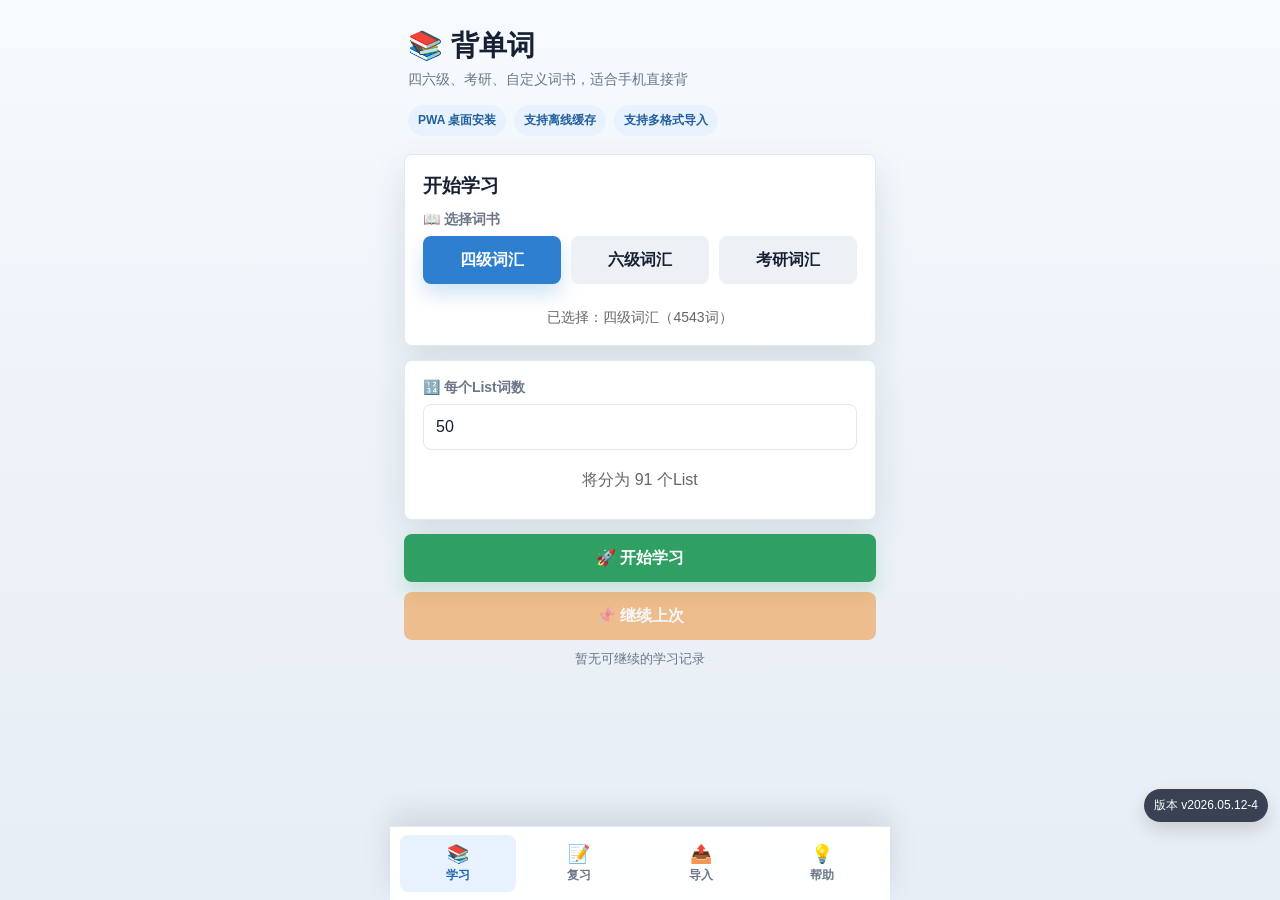
<file: index.html>
<!DOCTYPE html>
<html lang="zh-CN">
<head>
    <meta charset="UTF-8">
    <meta name="viewport" content="width=device-width, initial-scale=1.0, maximum-scale=1.0, user-scalable=no">
    <meta name="description" content="支持四级、六级、考研和自定义词书导入的移动端背单词应用。">
    <meta name="format-detection" content="telephone=no">
    <meta name="apple-mobile-web-app-capable" content="yes">
    <meta name="apple-mobile-web-app-status-bar-style" content="default">
    <meta name="apple-mobile-web-app-title" content="背单词">
    <meta name="theme-color" content="#4A90D9">
    <title>背单词</title>
    <link rel="manifest" href="manifest.json">
    <link rel="apple-touch-icon" href="icon-192.png">
    <link rel="stylesheet" href="style.css">
    <script src="phonetic_db.js"></script>
</head>
<body>
    <div class="container">
        <!-- 设置页 -->
        <div id="setup-page">
            <div class="header">
                <h1>📚 背单词</h1>
                <p>四六级、考研、自定义词书，适合手机直接背</p>
                <div class="status-row">
                    <span class="status-pill">PWA 桌面安装</span>
                    <span class="status-pill">支持离线缓存</span>
                    <span class="status-pill">支持多格式导入</span>
                </div>
            </div>

            <div id="loading-area" class="loading">
                <div class="loading-spinner">⏳</div>
                <p style="margin-top:10px;">正在加载词书...</p>
            </div>

            <div id="book-selection" class="hidden">
                <section class="home-section active" id="home-tab-study">
                    <div class="card">
                        <h2 class="home-section-title">开始学习</h2>
                        <label>📖 选择词书</label>
                        <div style="display:flex;gap:10px;margin-bottom:15px;">
                            <button class="btn btn-primary" onclick="selectBook('cet4')" id="btn-cet4" style="flex:1;">四级词汇</button>
                            <button class="btn btn-secondary" onclick="selectBook('cet6')" id="btn-cet6" style="flex:1;">六级词汇</button>
                            <button class="btn btn-secondary" onclick="selectBook('kaoyan')" id="btn-kaoyan" style="flex:1;">考研词汇</button>
                        </div>
                        <div id="book-info" style="text-align:center;color:#666;font-size:14px;">请选择词书</div>
                    </div>

                    <div class="card">
                        <label>🔢 每个List词数</label>
                        <input type="number" id="words-per-list" value="50" min="5" max="200">
                        <div id="list-count" style="text-align:center;color:#666;margin:10px 0;">将分为 0 个List</div>
                    </div>

                    <button class="btn btn-success" onclick="showListSelection()">🚀 开始学习</button>
                    <button class="btn btn-orange" onclick="continueLearning()" id="continue-btn" disabled>📌 继续上次</button>
                    <div id="resume-info" class="resume-info">暂无可继续的学习记录</div>
                </section>

                <section class="home-section" id="home-tab-review">
                    <div class="card">
                        <h2 class="home-section-title">复习中心</h2>
                        <p class="app-card-note">错题、遗忘词和统计集中在这里，不再挤在学习首页。</p>
                        <button class="btn btn-orange" onclick="reviewCollectedWrongWords('review-home')">📝 复习错题收录</button>
                        <div id="wrong-collection-info" class="resume-info">暂无错题收录</div>
                        <button class="btn btn-secondary" onclick="reviewForgottenWords('review-home')">🔥 加强训练遗忘词</button>
                        <div id="forgot-home-info" class="resume-info">暂无遗忘单词收录</div>
                        <button class="btn btn-primary" onclick="showLearningStats()">📊 学习统计</button>
                    </div>
                </section>

                <section class="home-section" id="home-tab-import">
                    <div class="card">
                        <h2 class="home-section-title">导入词书</h2>
                        <label>📤 自定义词书（TXT / CSV / TSV / MD / JSON）</label>
                        <input type="file" id="file-input" accept=".txt,.csv,.tsv,.md,.list,.json" style="display:none">
                        <button class="btn btn-secondary" onclick="document.getElementById('file-input').click()">选择文件</button>
                        <div style="text-align:center;color:#999;font-size:12px;margin-top:8px;">支持：单词[TAB]释义、单词,释义、单词 | 释义、单词 /音标/ 释义、JSON 数组等</div>
                        <div id="file-info" class="file-info"></div>
                    </div>
                </section>

                <section class="home-section" id="home-tab-help">
                    <div class="card">
                        <h2 class="home-section-title">朗读设置</h2>
                        <label>🔊 英文朗读声音</label>
                        <select id="voice-select" onchange="selectSpeechVoice(this.value)">
                            <option value="">自动选择</option>
                        </select>
                        <button class="btn btn-secondary" type="button" onclick="previewSelectedVoice()">试听当前声音</button>
                        <div id="voice-info" class="resume-info">正在读取系统声音...</div>
                    </div>

                    <div class="card">
                        <h2 class="home-section-title">使用帮助</h2>
                        <label>📱 iPhone 使用提示</label>
                        <div class="tip-list">
                            <p>在 Safari 打开后，点"分享" → "添加到主屏幕"，可像 App 一样使用。</p>
                            <p>首次联网加载词书后，后续可直接从桌面继续打开。</p>
                            <p>如果遇到旧版本缓存，重新打开 App 或访问 reset.html 清理缓存。</p>
                        </div>
                    </div>
                </section>

                <nav class="bottom-nav" id="home-tab-nav" aria-label="首页导航">
                    <button class="active" type="button" onclick="switchHomeTab('study')" data-home-tab="study"><span class="tab-icon">📚</span>学习</button>
                    <button type="button" onclick="switchHomeTab('review')" data-home-tab="review"><span class="tab-icon">📝</span>复习</button>
                    <button type="button" onclick="switchHomeTab('import')" data-home-tab="import"><span class="tab-icon">📤</span>导入</button>
                    <button type="button" onclick="switchHomeTab('help')" data-home-tab="help"><span class="tab-icon">💡</span>帮助</button>
                </nav>
            </div>
        </div>

        <!-- List选择页 -->
        <div id="list-page" class="hidden">
            <div class="header"><h1>📋 选择List</h1></div>
            <div class="card">
                <div class="list-pager">
                    <button type="button" id="list-prev-btn" onclick="changeListPage(-1)">上一页</button>
                    <select id="list-page-select" onchange="goToListPage(parseInt(this.value, 10))"></select>
                    <button type="button" id="list-next-btn" onclick="changeListPage(1)">下一页</button>
                </div>
                <div id="list-page-info" class="list-page-info"></div>
                <div id="list-grid" class="list-grid"></div>
            </div>
            <button class="btn btn-secondary" onclick="showSetup()">返回</button>
        </div>

        <!-- List预览页 -->
        <div id="preview-page" class="hidden">
            <div class="header"><h1 id="preview-title">List 1</h1></div>
            <div class="card">
                <div class="preview-toolbar">
                    <label style="margin:0;display:flex;align-items:center;gap:6px;"><input type="checkbox" id="meaning-mask-toggle" checked onchange="togglePreviewMeaningMask(this.checked)"> 遮挡中文释义</label>
                    <span id="forgot-preview-info">遗忘收录 0 个</span>
                </div>
                <div id="preview-words"></div>
            </div>
            <button class="btn btn-success" onclick="startListLearning()">🚀 开始背诵</button>
            <button class="btn btn-orange" onclick="reviewForgottenWords()">🔥 加强训练遗忘词</button>
            <button class="btn btn-secondary" onclick="showListSelection()">返回</button>
        </div>

        <!-- 学习页 -->
        <div id="learn-page" class="hidden">
            <div class="progress">
                <span id="list-progress">List 1/1</span>
                <span id="word-progress">1/50</span>
                <span id="score-display">正确: 0</span>
            </div>
            <div class="word-display">
                <div class="word-header">
                    <h2 id="word-text">word</h2>
                    <button class="speak-btn" onclick="speakWord()">🔊</button>
                </div>
                <div class="phonetic" id="word-phonetic">/phonetic/</div>
                <div id="pronunciation-fallback" class="pronunciation-fallback">
                    <p>如果喇叭没有声音，请直接点下面的播放控件。</p>
                    <audio id="pronunciation-player" controls playsinline webkit-playsinline preload="none"></audio>
                </div>
            </div>
            <div class="mode-switch">
                <button id="mode-select" onclick="switchMode('select')">选择题</button>
                <button id="mode-input" onclick="switchMode('input')">输入</button>
            </div>
            <div id="choices-area"></div>
            <div id="input-area" class="hidden">
                <input type="text" id="answer-input" placeholder="输入中文意思" autocomplete="off">
                <button class="btn btn-success" onclick="checkInput()">确认</button>
            </div>
            <div id="feedback-area"></div>
            <button class="btn btn-secondary" id="previous-word-btn" onclick="previousWord()">上一个</button>
            <button class="btn btn-secondary" onclick="showSetup()">返回</button>
        </div>

        <!-- 结果页 -->
        <div id="result-page" class="hidden">
            <div class="card result">
                <h2>🎉 学习完成</h2>
                <div class="stat" id="accuracy">0%</div>
                <p id="score-text">正确: 0  错误: 0</p>
            </div>
            <div class="card">
                <h3>📝 错词本</h3>
                <div id="wrong-words-list"></div>
            </div>
            <button class="btn btn-primary" onclick="showSetup()">重新开始</button>
            <button class="btn btn-orange" onclick="reviewWrongWords()">复习错词</button>
            <button class="btn btn-secondary" onclick="reviewCollectedWrongWords()">复习全部收录错题</button>
        </div>

        <!-- 学习统计页 -->
        <div id="stats-page" class="hidden">
            <div class="header"><h1>📊 学习统计</h1></div>
            <div class="card">
                <div class="stats-summary">
                    <div class="stats-card">
                        <div class="stats-num" id="stats-total-wrong">0</div>
                        <div class="stats-label">累计错误</div>
                    </div>
                    <div class="stats-card">
                        <div class="stats-num" id="stats-total-forgotten">0</div>
                        <div class="stats-label">累计遗忘</div>
                    </div>
                </div>
                <div id="stats-list"></div>
            </div>
            <button class="btn btn-secondary" onclick="showSetup()">返回</button>
        </div>
    </div>
    <div id="version-badge" class="version-badge">版本 --</div>

    <script src="app.js"></script>
</body>
</html>
</file>
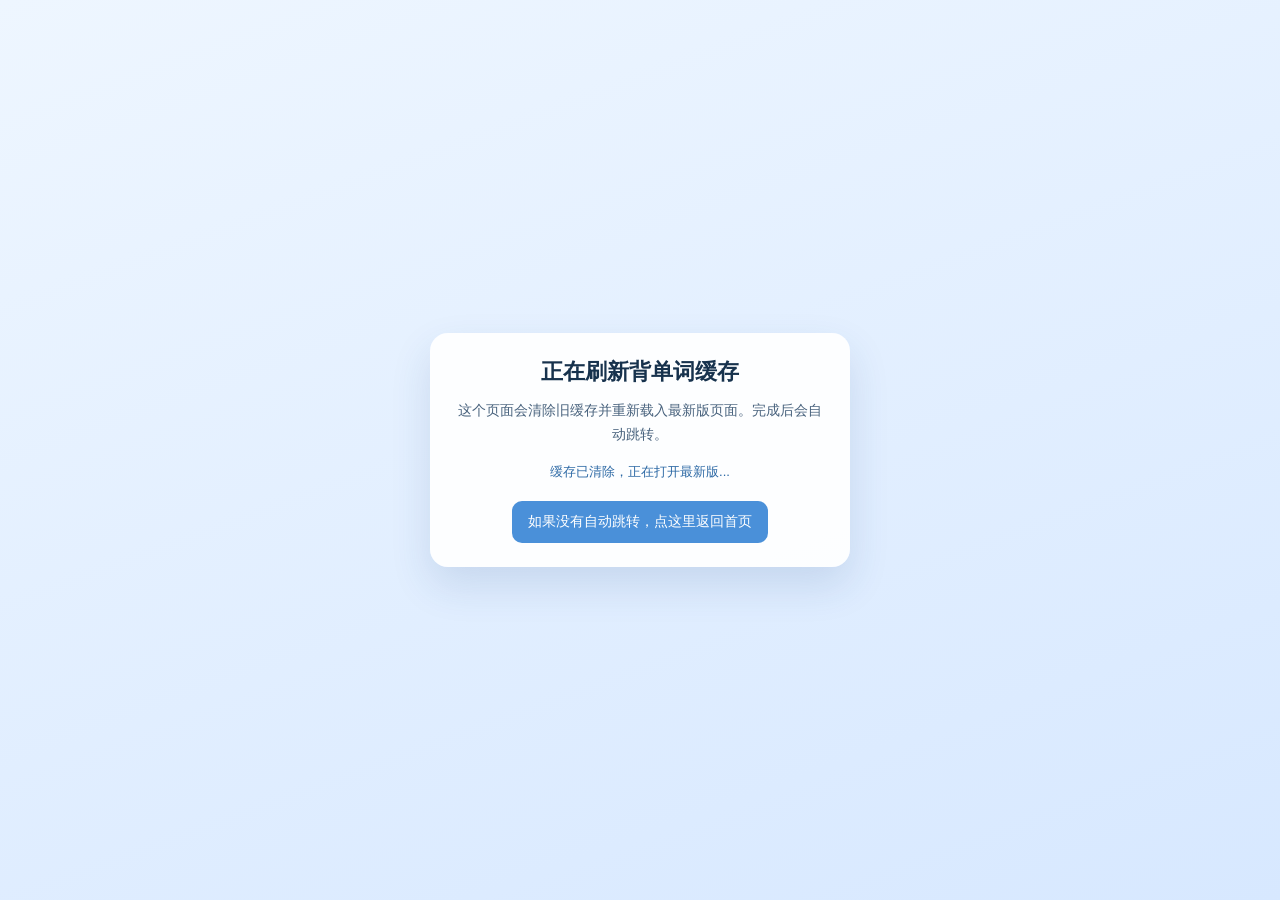
<file: reset.html>
<!DOCTYPE html>
<html lang="zh-CN">
<head>
    <meta charset="UTF-8">
    <meta name="viewport" content="width=device-width, initial-scale=1.0, maximum-scale=1.0, user-scalable=no">
    <meta name="theme-color" content="#4A90D9">
    <title>重置缓存中</title>
    <style>
        * { box-sizing: border-box; margin: 0; padding: 0; }
        body {
            font-family: -apple-system, BlinkMacSystemFont, "Segoe UI", sans-serif;
            min-height: 100vh;
            display: flex;
            align-items: center;
            justify-content: center;
            background: linear-gradient(160deg, #eef6ff 0%, #d7e8ff 100%);
            color: #17324d;
            padding: 24px;
        }
        .card {
            width: min(100%, 420px);
            background: rgba(255, 255, 255, 0.92);
            border-radius: 18px;
            padding: 24px;
            box-shadow: 0 18px 40px rgba(34, 76, 132, 0.14);
            text-align: center;
        }
        h1 { font-size: 22px; margin-bottom: 12px; }
        p { font-size: 14px; line-height: 1.7; color: #48627d; }
        .status { margin-top: 16px; font-size: 13px; color: #2d69a5; min-height: 20px; }
        .btn {
            display: inline-block;
            margin-top: 18px;
            padding: 12px 16px;
            border-radius: 10px;
            background: #4A90D9;
            color: #fff;
            text-decoration: none;
            font-size: 14px;
        }
    </style>
</head>
<body>
    <div class="card">
        <h1>正在刷新背单词缓存</h1>
        <p>这个页面会清除旧缓存并重新载入最新版页面。完成后会自动跳转。</p>
        <div class="status" id="status">正在清理缓存...</div>
        <a class="btn" href="./">如果没有自动跳转，点这里返回首页</a>
    </div>

    <script>
        async function resetApp() {
            const status = document.getElementById('status');

            try {
                if ('serviceWorker' in navigator) {
                    const registrations = await navigator.serviceWorker.getRegistrations();
                    await Promise.all(registrations.map(registration => registration.unregister()));
                }

                if ('caches' in window) {
                    const names = await caches.keys();
                    await Promise.all(names.map(name => caches.delete(name)));
                }

                localStorage.removeItem('wordAppState');
                localStorage.removeItem('wordBooksCache');
                localStorage.removeItem('wordBooksCache:v2');
                localStorage.removeItem('wordBooksCache:v3');
                localStorage.removeItem('wordBooksManifest:v1');

                status.textContent = '缓存已清除，正在打开最新版...';
            } catch (error) {
                console.error('重置缓存失败:', error);
                status.textContent = '自动清理失败，请返回首页后手动刷新。';
            }

            setTimeout(() => {
                location.replace('./?fresh=' + Date.now());
            }, 1200);
        }

        resetApp();
    </script>
</body>
</html>
</file>
<file: style.css>
* { margin: 0; padding: 0; box-sizing: border-box; }
:root {
    --bg: #edf3f8;
    --surface: #ffffff;
    --surface-soft: #f7fafc;
    --text: #172033;
    --muted: #6b7688;
    --line: #e1e8f0;
    --primary: #2f7fd1;
    --primary-dark: #1f65ad;
    --primary-soft: #e8f2ff;
    --success: #2f9f63;
    --warning: #f08a24;
    --danger: #d8524d;
    --shadow: 0 14px 34px rgba(38, 59, 86, 0.12);
}
body {
    font-family: -apple-system, BlinkMacSystemFont, 'Segoe UI', Roboto, sans-serif;
    background:
        linear-gradient(180deg, #f7fbff 0%, var(--bg) 42%, #e8eef5 100%);
    color: var(--text);
    min-height: 100vh;
    -webkit-font-smoothing: antialiased;
}
.container {
    width: 100%;
    max-width: 500px;
    margin: 0 auto;
    padding: max(14px, env(safe-area-inset-top)) 14px 92px;
}
.header {
    text-align: left;
    padding: 16px 4px 18px;
}
.header h1 {
    color: var(--text);
    font-size: 28px;
    font-weight: 800;
    line-height: 1.12;
}
.header p {
    color: var(--muted);
    font-size: 14px;
    line-height: 1.55;
    margin-top: 8px;
}
.card {
    background: rgba(255,255,255,0.96);
    border: 1px solid rgba(225,232,240,0.92);
    border-radius: 8px;
    padding: 18px;
    margin-bottom: 14px;
    box-shadow: var(--shadow);
}
.btn {
    display: flex;
    align-items: center;
    justify-content: center;
    width: 100%;
    min-height: 48px;
    padding: 13px 14px;
    border: none;
    border-radius: 8px;
    font-size: 16px;
    font-weight: 700;
    cursor: pointer;
    margin-bottom: 10px;
    transition: transform 0.16s ease, box-shadow 0.16s ease, background 0.16s ease;
    touch-action: manipulation;
}
.btn:active { transform: scale(0.985); }
.btn-primary { background: var(--primary); color: white; box-shadow: 0 10px 20px rgba(47,127,209,0.22); }
.btn-primary:hover { background: var(--primary-dark); }
.btn-secondary { background: #edf1f5; color: var(--text); }
.btn-success { background: var(--success); color: white; box-shadow: 0 10px 20px rgba(47,159,99,0.2); }
.btn-orange { background: var(--warning); color: white; box-shadow: 0 10px 20px rgba(240,138,36,0.18); }
.btn-danger { background: var(--danger); color: white; }
.btn:disabled { opacity: 0.5; box-shadow: none; cursor: not-allowed; }
input, select {
    width: 100%;
    min-height: 46px;
    padding: 12px;
    border: 1px solid var(--line);
    border-radius: 8px;
    background: var(--surface);
    color: var(--text);
    font-size: 16px;
    margin-bottom: 10px;
    outline: none;
}
input:focus, select:focus {
    border-color: var(--primary);
    box-shadow: 0 0 0 3px rgba(47,127,209,0.14);
}
label { display: block; margin-bottom: 7px; color: var(--muted); font-size: 14px; font-weight: 700; }
.status-row { display: flex; gap: 8px; justify-content: flex-start; flex-wrap: wrap; margin-top: 14px; }
.status-pill { padding: 7px 10px; border-radius: 999px; background: var(--primary-soft); color: #225f9f; font-size: 12px; font-weight: 700; }
.home-section { display: none; }
.home-section.active { display: block; animation: pageIn 0.18s ease-out; }
.home-section-title { color: var(--text); font-size: 19px; margin-bottom: 12px; }
.bottom-nav {
    position: fixed;
    left: 50%;
    bottom: 0;
    transform: translateX(-50%);
    width: 100%;
    max-width: 500px;
    display: grid;
    grid-template-columns: repeat(4, 1fr);
    gap: 6px;
    padding: 8px 10px calc(8px + env(safe-area-inset-bottom));
    background: rgba(255,255,255,0.96);
    border-top: 1px solid var(--line);
    box-shadow: 0 -12px 28px rgba(26,41,61,0.12);
    backdrop-filter: blur(16px);
    z-index: 900;
}
.bottom-nav button {
    border: none;
    background: transparent;
    color: var(--muted);
    border-radius: 8px;
    padding: 8px 4px;
    font-size: 12px;
    font-weight: 700;
    cursor: pointer;
}
.bottom-nav button.active { background: var(--primary-soft); color: var(--primary-dark); }
.bottom-nav .tab-icon { display: block; font-size: 18px; margin-bottom: 2px; }
.app-card-note { color: var(--muted); font-size: 13px; line-height: 1.6; margin-top: -2px; margin-bottom: 12px; }
.word-display {
    text-align: center;
    padding: 30px 22px;
    background: linear-gradient(135deg, #2f7fd1 0%, #22a06b 100%);
    border-radius: 8px;
    color: white;
    margin-bottom: 18px;
    box-shadow: 0 16px 34px rgba(47,127,209,0.24);
}
.word-display h2 { font-size: 34px; line-height: 1.15; margin-bottom: 8px; overflow-wrap: anywhere; }
.word-display .phonetic { font-size: 18px; opacity: 0.92; margin-top: 5px; }
.mode-switch { display: flex; gap: 10px; margin-bottom: 15px; }
.mode-switch button {
    flex: 1;
    min-height: 42px;
    padding: 10px;
    border: 1px solid var(--line);
    border-radius: 8px;
    background: var(--surface);
    color: var(--muted);
    font-weight: 700;
    cursor: pointer;
}
.mode-switch button.active { background: var(--primary); border-color: var(--primary); color: white; }
.choice-btn { background: white; border: 2px solid var(--line); color: var(--text); outline: none; -webkit-tap-highlight-color: transparent; }
.choice-btn:hover, .choice-btn:focus { border-color: var(--line); box-shadow: none; }
.choice-btn:active { border-color: var(--primary); }
.progress {
    display: flex;
    justify-content: space-between;
    gap: 8px;
    font-size: 13px;
    color: var(--muted);
    margin-bottom: 14px;
}
.progress span {
    flex: 1;
    padding: 8px 9px;
    border-radius: 8px;
    background: rgba(255,255,255,0.78);
    border: 1px solid var(--line);
    text-align: center;
    white-space: nowrap;
}
.result { text-align: center; }
.result h2 { color: var(--primary); font-size: 28px; margin-bottom: 20px; }
.stat { font-size: 48px; color: var(--success); margin: 20px 0; }
.wrong-word { padding: 10px; background: #fff1f1; border-left: 3px solid var(--danger); margin-bottom: 8px; font-size: 14px; border-radius: 6px; }
.stats-summary { display: grid; grid-template-columns: repeat(2, 1fr); gap: 10px; margin-bottom: 15px; }
.stats-card { background: var(--surface-soft); border: 1px solid #dceafe; border-radius: 8px; padding: 14px; text-align: center; }
.stats-card .stats-num { color: var(--primary); font-size: 25px; font-weight: 800; }
.stats-card .stats-label { color: var(--muted); font-size: 13px; margin-top: 4px; }
.stats-row { padding: 12px; border-bottom: 1px solid #eef2f6; }
.stats-row:last-child { border-bottom: none; }
.stats-row .stats-word { font-weight: 800; color: var(--text); margin-bottom: 4px; }
.stats-row .stats-meaning { color: var(--muted); font-size: 13px; line-height: 1.45; margin-bottom: 6px; }
.stats-row .stats-counts { color: #8994a3; font-size: 13px; }
.hidden { display: none !important; }
.file-info { text-align: center; color: var(--muted); margin: 10px 0; }
.loading { text-align: center; padding: 42px 16px; color: var(--muted); }
.loading-spinner { font-size: 32px; animation: spin 1s linear infinite; }
@keyframes spin { from { transform: rotate(0deg); } to { transform: rotate(360deg); } }
@keyframes pageIn { from { opacity: 0; transform: translateY(4px); } to { opacity: 1; transform: translateY(0); } }
.list-grid { display: grid; grid-template-columns: repeat(3, 1fr); gap: 10px; }
.list-item {
    background: linear-gradient(180deg, #ffffff 0%, #f7fbff 100%);
    border: 1px solid var(--line);
    border-radius: 8px;
    padding: 16px 8px;
    text-align: center;
    cursor: pointer;
    box-shadow: 0 8px 18px rgba(38,59,86,0.07);
    transition: transform 0.16s ease, border-color 0.16s ease, box-shadow 0.16s ease;
}
.list-item:hover { border-color: var(--primary); box-shadow: 0 10px 22px rgba(47,127,209,0.14); }
.list-item:active { transform: scale(0.98); }
.list-item .list-num { font-size: 17px; font-weight: 800; color: var(--primary); }
.list-item .list-count { font-size: 12px; color: var(--muted); margin-top: 6px; }
.list-pager { display: flex; align-items: center; gap: 8px; margin-bottom: 12px; }
.list-pager button {
    flex: 0 0 auto;
    min-height: 40px;
    border: none;
    border-radius: 8px;
    background: var(--primary-soft);
    color: var(--primary-dark);
    padding: 10px 12px;
    font-size: 14px;
    font-weight: 700;
    cursor: pointer;
}
.list-pager button:disabled { opacity: 0.45; cursor: not-allowed; }
.list-pager select { flex: 1; margin: 0; padding: 9px 10px; font-size: 14px; }
.list-page-info { text-align: center; color: var(--muted); font-size: 13px; margin-bottom: 12px; }
.preview-toolbar {
    display: flex;
    align-items: center;
    justify-content: space-between;
    gap: 12px;
    margin-bottom: 12px;
    color: var(--muted);
    font-size: 13px;
}
.preview-toolbar label {
    display: flex !important;
    align-items: center;
    gap: 7px;
    color: var(--text);
    font-weight: 700;
}
.preview-toolbar input { width: auto; min-height: auto; margin: 0; accent-color: var(--primary); }
#preview-words {
    max-height: 62vh;
    overflow-y: auto;
    padding-right: 2px;
    overscroll-behavior: contain;
}
.preview-word {
    display: grid;
    grid-template-columns: minmax(0, 1fr) auto;
    gap: 9px 12px;
    padding: 14px 2px 15px;
    border-bottom: 1px solid #edf1f5;
}
.preview-word:last-child { border-bottom: none; }
.preview-word .pw-en { font-size: 18px; font-weight: 800; color: var(--text); line-height: 1.2; overflow-wrap: anywhere; }
.preview-word .pw-phonetic { font-size: 13px; color: #7c8796; margin-top: 3px; }
.preview-word .pw-cn {
    grid-column: 1 / -1;
    font-size: 14px;
    color: var(--muted);
    line-height: 1.5;
    cursor: pointer;
    transition: filter 0.2s ease, color 0.2s ease;
}
.preview-secret.masked {
    filter: blur(5px);
    color: transparent;
    text-shadow: 0 0 10px rgba(91,103,118,0.78);
    user-select: none;
}
.preview-secret.masked mark { color: transparent; background: rgba(255,196,87,0.35); }
.preview-secret.masked::after {
    content: '点击显示中文';
    display: block;
    color: #8994a3;
    filter: none;
    text-shadow: none;
    font-size: 12px;
    margin-top: 4px;
}
.preview-main { display: flex; align-items: center; gap: 9px; min-width: 0; }
.preview-main > div { min-width: 0; }
.forgot-toggle {
    align-self: center;
    background: #f3f6f9;
    color: var(--muted);
    border: 1px solid var(--line);
    border-radius: 999px;
    padding: 7px 10px;
    font-size: 13px;
    font-weight: 700;
    cursor: pointer;
    white-space: nowrap;
}
.forgot-toggle.active { background: #fff3e7; color: #b76313; border-color: #efc08b; }
.preview-speak-btn {
    background: var(--primary-soft);
    color: var(--primary);
    border: 1px solid #cbdff6;
    border-radius: 50%;
    width: 34px;
    height: 34px;
    font-size: 15px;
    cursor: pointer;
    flex: 0 0 auto;
}
.preview-speak-btn:hover { background: #dcedff; }
.pw-example {
    grid-column: 1 / -1;
    background: #f7fafc;
    border: 1px solid #e4ebf3;
    border-radius: 8px;
    padding: 11px 12px;
}
.pw-example-head {
    display: flex;
    align-items: center;
    justify-content: space-between;
    gap: 10px;
    margin-bottom: 6px;
}
.pw-example-label {
    color: #7b8795;
    font-size: 12px;
    font-weight: 800;
}
.example-speak-btn {
    flex: 0 0 auto;
    width: 30px;
    height: 30px;
    border: 1px solid #cbdff6;
    border-radius: 50%;
    background: #eef6ff;
    color: var(--primary);
    font-size: 14px;
    cursor: pointer;
}
.example-speak-btn:hover { background: #dcedff; }
.pw-example-en {
    color: var(--text);
    font-size: 14px;
    line-height: 1.55;
}
.pw-example-zh {
    color: var(--muted);
    font-size: 13px;
    line-height: 1.5;
    margin-top: 5px;
    cursor: pointer;
}
.word-highlight, .meaning-highlight {
    border-radius: 5px;
    padding: 1px 4px;
    font-weight: 800;
}
.word-highlight { background: #dff1ff; color: #155fa5; }
.meaning-highlight { background: #fff1bd; color: #795000; }
.speak-btn {
    background: rgba(255,255,255,0.18);
    color: white;
    border: 1px solid rgba(255,255,255,0.32);
    border-radius: 50%;
    width: 42px;
    height: 42px;
    font-size: 18px;
    cursor: pointer;
    margin-left: 10px;
}
.speak-btn:hover { background: rgba(255,255,255,0.26); }
.word-header { display: flex; align-items: center; justify-content: center; gap: 10px; }
.pronunciation-fallback { margin-top: 12px; background: rgba(255,255,255,0.18); border-radius: 8px; padding: 10px; }
.pronunciation-fallback p { font-size: 12px; opacity: 0.95; margin-bottom: 8px; }
.pronunciation-fallback audio { width: 100%; }
.resume-info { text-align: center; color: var(--muted); font-size: 13px; line-height: 1.45; margin: 6px 0 14px; min-height: 18px; }
.tip-list { color: var(--muted); font-size: 13px; line-height: 1.7; }
.tip-list p + p { margin-top: 6px; }
.version-badge {
    position: fixed;
    right: 12px;
    bottom: calc(78px + env(safe-area-inset-bottom));
    padding: 8px 10px;
    border-radius: 999px;
    background: rgba(23,32,51,0.84);
    color: #fff;
    font-size: 12px;
    box-shadow: 0 8px 18px rgba(0,0,0,0.14);
    z-index: 999;
}
@media (max-width: 380px) {
    .container { padding-left: 10px; padding-right: 10px; }
    .card { padding: 15px; }
    .list-grid { grid-template-columns: repeat(2, 1fr); }
    .progress { font-size: 12px; gap: 5px; }
    .progress span { padding-left: 6px; padding-right: 6px; }
    .preview-toolbar { align-items: flex-start; flex-direction: column; }
}
</file>
